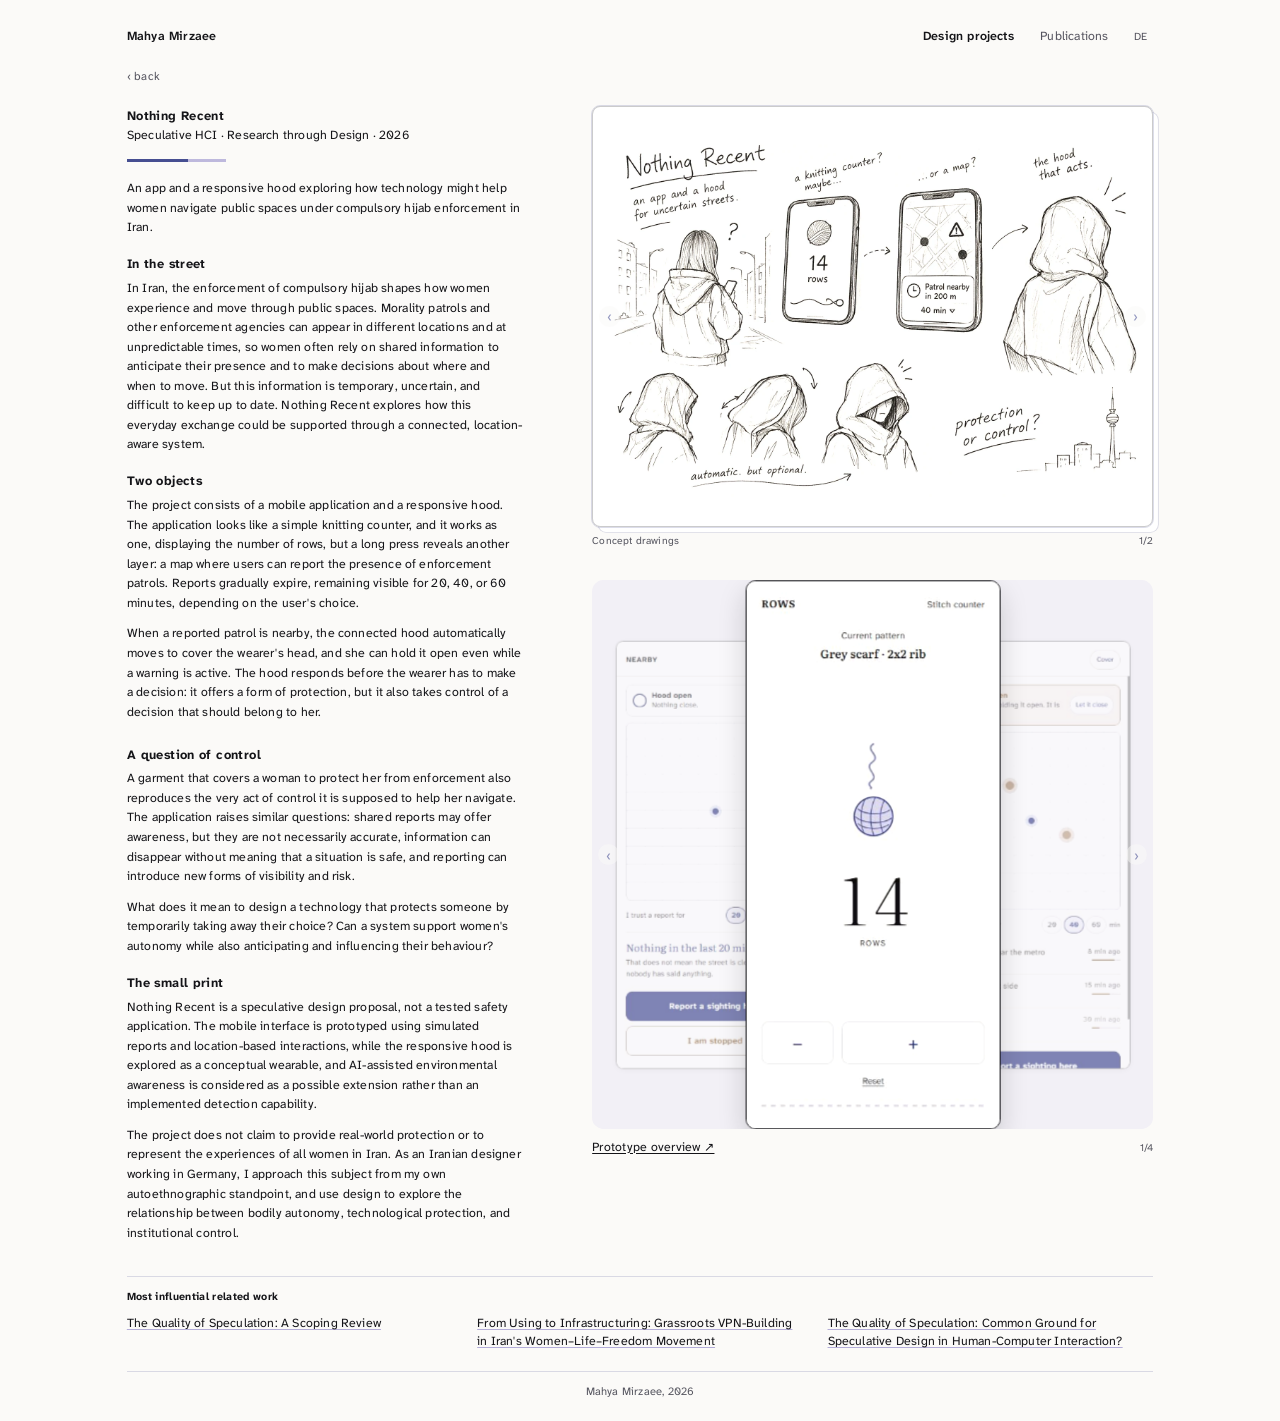
<file: index.html>
<!doctype html>
<html lang="en">
<head>
  <meta charset="utf-8">
  <meta name="viewport" content="width=device-width, initial-scale=1">
  <title>Nothing Recent · Mahya Mirzaee</title>
  <meta name="description" content="Nothing Recent: an app and a responsive hood exploring how technology might help women navigate public spaces under compulsory hijab enforcement in Iran.">
  <meta name="theme-color" content="#fbfaf8">
  <link rel="stylesheet" href="project.css?v=28">
<style id="site-bar">
  /* same top bar as the portfolio (mahyamirzaee.github.io) */
  .site-bar { display: flex; flex-wrap: wrap; align-items: baseline; gap: 12px 24px; padding: 4px 0 26px; font-family: "Atkinson Hyperlegible Next", system-ui, sans-serif; }
  .site-bar .sb-name { margin-right: auto; font-size: 15px; font-weight: 600; color: #141418; text-decoration: none; }
  .site-bar nav { display: flex; flex-wrap: wrap; gap: 6px 32px; }
  .site-bar nav a { font-size: 15px; color: #55545f; text-decoration: none; }
  .site-bar nav a[aria-current="page"] { color: #141418; font-weight: 600; }
  .site-bar .sb-lang { font-size: 13px; color: #55545f; text-decoration: none; padding: 2px 7px; }
  .site-bar a:hover { color: #26307f; }
  /* one look for every back link */
  .top { font-size: 14px; }
  .top a { color: #55545f; text-decoration: none; }
  .top a:hover { color: #141418; text-decoration: underline; }
  /* one look for every reference link (Most influential related work) */
  .related li a { color: #141418; font-size: 15px; line-height: 1.45; text-decoration: underline; text-decoration-color: #b3add8; text-decoration-thickness: 1px; text-underline-offset: 0.2em; }
  .related li a:hover { color: #26307f; text-decoration-color: #26307f; }
  @media (max-width: 640px) { .site-bar .sb-name { width: 100%; } }
</style>
</head>
<body>
<div class="page">

  <header class="site-bar">
    <a class="sb-name" href="https://mahyamirzaee.github.io/">Mahya Mirzaee</a>
    <nav aria-label="Main">
      <a href="https://mahyamirzaee.github.io/projects/" aria-current="page">Design projects</a>
      <a href="https://mahyamirzaee.github.io/publications/">Publications</a>
    </nav>
    <a class="sb-lang" href="https://mahyamirzaee.github.io/de/projects/" lang="de" hreflang="de" aria-label="Deutsch">DE</a>
  </header>
  <nav class="top" aria-label="Back">
    <a href="https://mahyamirzaee.github.io/projects/">‹ back</a>
  </nav>

  <main>
  <!-- ===== Screen 1: the situation, the two objects, the question ===== -->
  <section class="sheet" aria-labelledby="title">
    <div class="col">
      <h1 id="title">Nothing Recent</h1>
      <p class="sub">Speculative HCI · Research through Design · 2026</p>
      <div class="thread" aria-hidden="true"></div>

      <p class="lead">An app and a responsive hood exploring how technology might help women navigate public spaces under compulsory hijab enforcement in Iran.</p>

      <h2>In the street</h2>
      <p>In Iran, the enforcement of compulsory hijab shapes how women experience and move through public spaces. Morality patrols and other enforcement agencies can appear in different locations and at unpredictable times, so women often rely on shared information to anticipate their presence and to make decisions about where and when to move. But this information is temporary, uncertain, and difficult to keep up to date. Nothing Recent explores how this everyday exchange could be supported through a connected, location-aware system.</p>

      <h2>Two objects</h2>
      <p>The project consists of a mobile application and a responsive hood. The application looks like a simple knitting counter, and it works as one, displaying the number of rows, but a long press reveals another layer: a map where users can report the presence of enforcement patrols. Reports gradually expire, remaining visible for 20, 40, or 60 minutes, depending on the user's choice.</p>
      <p>When a reported patrol is nearby, the connected hood automatically moves to cover the wearer's head, and she can hold it open even while a warning is active. The hood responds before the wearer has to make a decision: it offers a form of protection, but it also takes control of a decision that should belong to her.</p>
    </div>

    <div class="cluster">
      <figure>
        <!-- two drawings in one stack: hover lifts it, a click turns to the next -->
        <div class="frame r43 paper stack" id="stack" tabindex="0" role="button" aria-label="Two concept drawings. Click to see the next one.">
          <img class="stack-item on" src="img/hood-sketch.webp" alt="Concept drawing: a woman in the street with her phone; the app as a knitting counter and then as a map saying 'patrol nearby in 200 m, 40 min'; the hood closing over her head in three steps, labelled 'automatic. but optional.' and 'protection or control?'" loading="lazy">
          <img class="stack-item" src="img/concept-sheet.webp" alt="Concept sheet: how it works in four steps — you check the map or just keep knitting, you get a warning, the hood covers you before you decide, you get a notification afterwards; a diagram of reports fading over 20, 40 and 60 minutes; and the lines 'a report can be wrong', 'no report doesn't mean it's safe', 'information disappears, the street doesn't'." loading="lazy">
        </div>
        <figcaption class="under">Concept drawings<span class="count" id="stack-count">1/2</span></figcaption>
      </figure>
    </div>
  </section>

  <!-- ===== Screen 2: the hood, the tensions, the position ===== -->
  <section class="sheet" aria-labelledby="hood-title">
    <div class="col">
      <h2 id="hood-title">A question of control</h2>
      <p>A garment that covers a woman to protect her from enforcement also reproduces the very act of control it is supposed to help her navigate. The application raises similar questions: shared reports may offer awareness, but they are not necessarily accurate, information can disappear without meaning that a situation is safe, and reporting can introduce new forms of visibility and risk.</p>
      <p class="rq">What does it mean to design a technology that protects someone by temporarily taking away their choice? Can a system support women's autonomy while also anticipating and influencing their behaviour?</p>

      <h2>The small print</h2>
      <p>Nothing Recent is a speculative design proposal, not a tested safety application. The mobile interface is prototyped using simulated reports and location-based interactions, while the responsive hood is explored as a conceptual wearable, and AI-assisted environmental awareness is considered as a possible extension rather than an implemented detection capability.</p>
      <p>The project does not claim to provide real-world protection or to represent the experiences of all women in Iran. As an Iranian designer working in Germany, I approach this subject from my own autoethnographic standpoint, and use design to explore the relationship between bodily autonomy, technological protection, and institutional control.</p>
    </div>

    <div class="cluster">
      <figure>
        <!-- the screens stand in a ring: the next and the previous wait at the edges -->
        <div class="carousel turn" id="slides" tabindex="0" role="button" aria-roledescription="carousel" aria-label="Screen captures of the prototype. Click the right or left side to turn the ring.">
          <img class="slide on" src="img/app-1-cover.jpg" data-cap="The app as it opens: a stitch counter that really counts rows. This is what anyone looking at the phone sees." alt="The app as it opens: ROWS, a plain stitch counter showing 14 rows.">
          <img class="slide" src="img/app-5-held.jpg" data-cap="The hood closes by itself when a patrol is reported close, and tells her afterwards. Here she has held it open." alt="The same screen after she refuses: 'Hood open: you are holding it open. It is close.'" loading="lazy">
          <img class="slide" src="img/app-3-stopped.jpg" data-cap="Before telling anyone: two chosen names, and the reminder that their names are on her phone too." alt="The sheet before telling anyone: two chosen names, and the line that their names are on her phone too." loading="lazy">
          <img class="slide" src="img/app-4-empty.jpg" data-cap="Nothing in the last 20 minutes, which is not the same as the street being clear." alt="The empty state: a map with only her own dot, and the line 'Nothing in the last 40 minutes.'" loading="lazy">
        </div>
        <figcaption class="under"><a class="try" href="prototype.html" target="_blank" rel="noopener">Prototype overview ↗</a><span class="count" id="slide-count">1/4</span></figcaption>
      </figure>
    </div>
  </section>

  <section class="related related-plain" aria-labelledby="related-title">
    <h2 class="cluster-title" id="related-title">Most influential related work</h2>
    <ol class="refs">
      <li><a href="https://dl.acm.org/doi/full/10.1145/3715336.3735794" target="_blank" rel="noopener">The Quality of Speculation: A Scoping Review</a></li>
      <li><a href="https://dl.acm.org/doi/full/10.1145/3772318.3790369" target="_blank" rel="noopener">From Using to Infrastructuring: Grassroots VPN-Building in Iran's Women–Life–Freedom Movement</a></li>
      <li><a href="https://dl.acm.org/doi/full/10.1145/3772363.3778760" target="_blank" rel="noopener">The Quality of Speculation: Common Ground for Speculative Design in Human-Computer Interaction?</a></li>
    </ol>
  </section>
  </main>

  <footer class="foot">
    <span>Mahya Mirzaee, 2026</span>
  </footer>
</div>

<script>
  // Every picture frame is a little stack you turn by hand.
  // Click (or tap) the right side for the next one, the left side for the one before.
  // It goes round in a circle, and the arrow keys work too.
  function makeTurner(boxId, itemSelector, countId) {
    var box = document.getElementById(boxId);
    if (!box) return;
    var items = box.querySelectorAll(itemSelector);
    var count = countId ? document.getElementById(countId) : null;
    var i = 0;
    function go(step) {
      items[i].classList.remove('on');
      i = (i + step + items.length) % items.length;
      items[i].classList.add('on');
      if (count) count.textContent = (i + 1) + '/' + items.length;
    }
    box.addEventListener('click', function (e) {
      var r = box.getBoundingClientRect();
      var x = (e.clientX - r.left) / r.width;
      if (x > 0.28 && x < 0.72) { window.openLarge(box, itemSelector); return; }  // the middle opens big
      go(x <= 0.28 ? -1 : 1);                                                     // the edges turn the page
    });
    box.addEventListener('keydown', function (e) {
      if (e.key === 'ArrowLeft') { e.preventDefault(); go(-1); }
      if (e.key === 'ArrowRight' || e.key === 'Enter' || e.key === ' ') { e.preventDefault(); go(1); }
    });
    if (count) count.textContent = '1/' + items.length;
  }
  // The phone screens stand in a ring: the one before and the one after
  // wait at the edges, smaller and paler. Clicking a side turns the ring.
  (function () {
    var box = document.getElementById('slides');
    if (!box) return;
    var slides = [].slice.call(box.querySelectorAll('.slide'));
    var count = document.getElementById('slide-count');
    var n = slides.length, cur = 0;

    function place() {
      slides.forEach(function (el, i) {
        var d = i - cur;
        if (d > n / 2) d -= n;
        if (d < -n / 2) d += n;
        var far = Math.abs(d);
        el.style.transform = 'translate(-50%, -50%) translateX(' + (d * 62) + '%) scale(' + (far === 0 ? 1 : far === 1 ? 0.78 : 0.62) + ')';
        el.style.opacity = far === 0 ? 1 : far === 1 ? 0.55 : 0;
        el.style.zIndex = 10 - far;
        el.classList.toggle('on', far === 0);
      });
      count.textContent = (cur + 1) + '/' + n;
    }
    function go(step) { cur = (cur + step + n) % n; place(); }

    box.addEventListener('click', function (e) {
      var r = box.getBoundingClientRect();
      var x = (e.clientX - r.left) / r.width;
      if (x > 0.33 && x < 0.67) { window.openLarge(box, '.slide'); return; }   // the middle one opens big
      go(x <= 0.33 ? -1 : 1);                                                  // the edges turn the ring
    });
    box.addEventListener('keydown', function (e) {
      if (e.key === 'ArrowLeft') { e.preventDefault(); go(-1); }
      if (e.key === 'ArrowRight' || e.key === 'Enter' || e.key === ' ') { e.preventDefault(); go(1); }
    });
    place();
  })();
  makeTurner('stack', '.stack-item', 'stack-count');

  // the drawings turn by themselves every four seconds, and wait while you look
  (function () {
    var box = document.getElementById('stack');
    if (!box || window.matchMedia('(prefers-reduced-motion: reduce)').matches) return;
    var items = box.querySelectorAll('.stack-item');
    var count = document.getElementById('stack-count');
    var hovering = false, open = false;
    box.addEventListener('mouseenter', function () { hovering = true; });
    box.addEventListener('mouseleave', function () { hovering = false; });
    document.addEventListener('keydown', function (e) { if (e.key === 'Escape') open = false; });
    box.addEventListener('click', function () { open = true; setTimeout(function () { open = false; }, 8000); });
    setInterval(function () {
      if (hovering || open) return;
      var lb = document.querySelector('.lightbox');
      if (lb && !lb.hidden) return;
      var i = 0;
      items.forEach(function (el, k) { if (el.classList.contains('on')) i = k; });
      items[i].classList.remove('on');
      i = (i + 1) % items.length;
      items[i].classList.add('on');
      count.textContent = (i + 1) + '/' + items.length;
    }, 4000);
  })();
</script>

<script>
  // Large view: a picture opens big, and the arrows walk through its own set.
  // Esc, the × button or a click on the background closes it.
  (function () {
    var lb = document.createElement('div');
    lb.className = 'lightbox';
    lb.hidden = true;
    lb.setAttribute('role', 'dialog');
    lb.setAttribute('aria-modal', 'true');
    lb.setAttribute('aria-label', 'Large view');
    lb.innerHTML = '<button class="lb-close" type="button" aria-label="Close">×</button>' +
                   '<button class="lb-arrow lb-prev" type="button" aria-label="Previous picture">‹</button>' +
                   '<div class="lb-inner"></div>' +
                   '<button class="lb-arrow lb-next" type="button" aria-label="Next picture">›</button>' +
                   '<p class="lb-cap"><span class="lb-num"></span><span class="lb-text"></span></p>';
    document.body.appendChild(lb);
    var inner = lb.querySelector('.lb-inner');
    var capText = lb.querySelector('.lb-text');
    var capNum = lb.querySelector('.lb-num');
    var set = [], at = 0, opener = null;

    function show() {
      var m = set[at];
      var big = document.createElement('img');
      big.src = m.getAttribute('src');
      big.alt = m.getAttribute('alt') || '';
      big.addEventListener('click', function (e) { e.stopPropagation(); });
      inner.replaceChildren(big);
      capNum.textContent = (at + 1) + ' / ' + set.length;
      capText.textContent = m.getAttribute('data-cap') || '';
    }
    function step(d) { at = (at + d + set.length) % set.length; show(); }
    function open(list, index, from) {
      set = list; at = index; opener = from;
      lb.hidden = false;
      document.documentElement.style.overflow = 'hidden';
      show();
      lb.querySelector('.lb-close').focus();
    }
    function close() {
      if (lb.hidden) return;
      lb.hidden = true;
      inner.replaceChildren();
      document.documentElement.style.overflow = '';
      if (opener) opener.focus();
    }

    lb.addEventListener('click', close);
    lb.querySelector('.lb-close').addEventListener('click', function (e) { e.stopPropagation(); close(); });
    lb.querySelector('.lb-prev').addEventListener('click', function (e) { e.stopPropagation(); step(-1); });
    lb.querySelector('.lb-next').addEventListener('click', function (e) { e.stopPropagation(); step(1); });
    document.addEventListener('keydown', function (e) {
      if (lb.hidden) return;
      if (e.key === 'Escape') close();
      if (e.key === 'ArrowLeft') step(-1);
      if (e.key === 'ArrowRight') step(1);
    });

    // the picture in the middle of a ring, or the drawing on top of a stack, opens large
    window.openLarge = function (box, selector) {
      var list = [].slice.call(box.querySelectorAll(selector));
      var cur = box.querySelector(selector + '.on');
      open(list, Math.max(0, list.indexOf(cur)), box);
    };
  })();
</script>

</body>
</html>
</file>
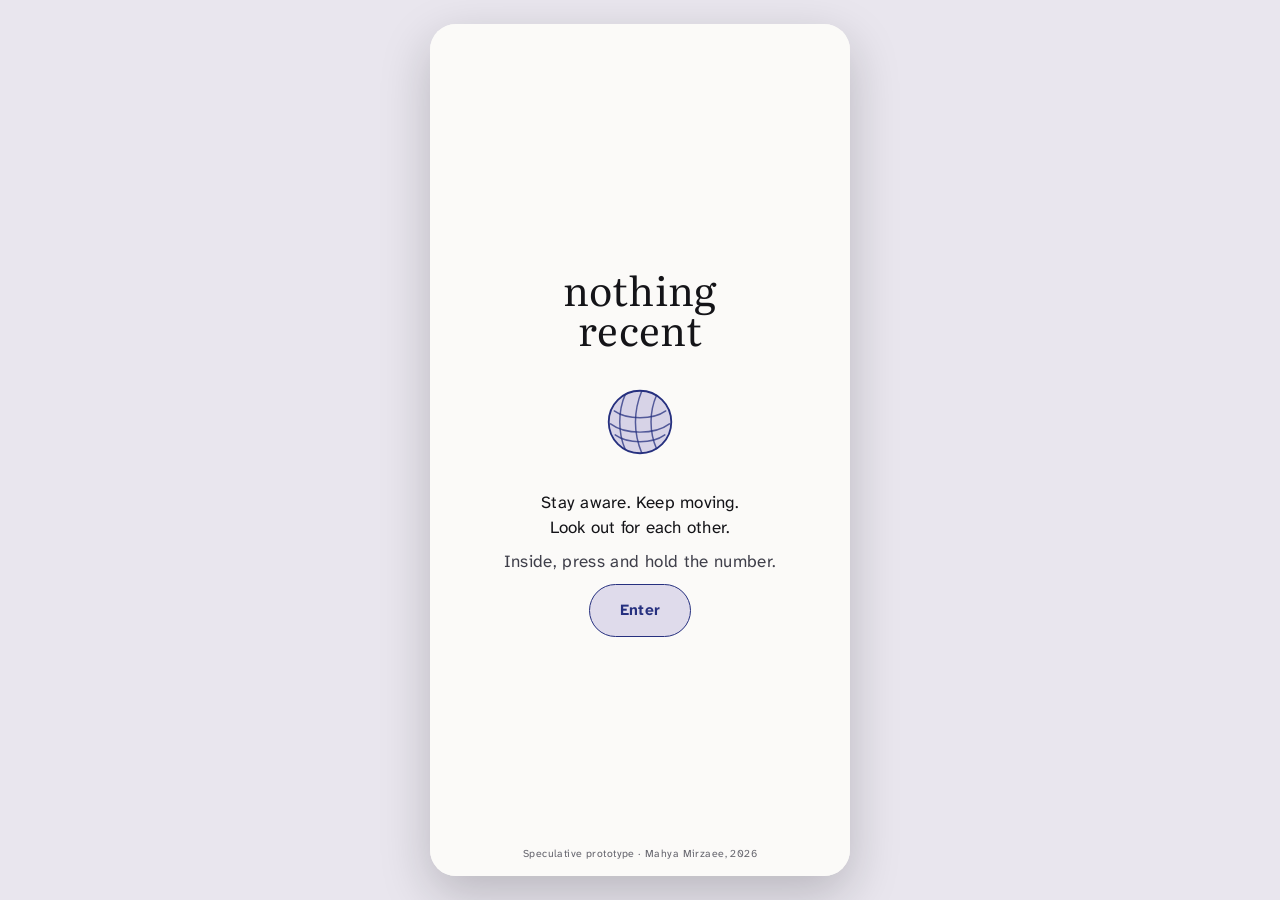
<file: prototype.html>
<!doctype html>
<html lang="en">
<head>
  <meta charset="utf-8">
  <meta name="viewport" content="width=device-width, initial-scale=1, viewport-fit=cover">
  <title>ROWS</title>
  <meta name="description" content="A stitch counter.">
  <meta name="theme-color" content="#fbfaf8">
  <meta name="robots" content="noindex">
  <link rel="stylesheet" href="app.css?v=14">
</head>
<body data-view="entry">

<div class="phone">

  <!-- ============ The frame: what this is, said once, before you go in ============ -->
  <section class="layer entry" id="entry" aria-label="Nothing Recent">
    <div class="entry-body">
      <h1 class="entry-title">nothing<br>recent</h1>

      <svg class="entry-ball" viewBox="0 0 100 100" aria-hidden="true">
        <circle class="y-ball" cx="50" cy="50" r="34"></circle>
        <g class="y-wind">
          <path d="M22 38c14 10 42 10 56 0"></path>
          <path d="M18 52c16 12 48 12 64 0"></path>
          <path d="M23 64c14 10 40 10 54 0"></path>
          <path d="M34 20c-8 18-8 42 0 60"></path>
          <path d="M52 16c-9 22-9 46 0 68"></path>
          <path d="M68 21c-8 18-8 40 0 58"></path>
        </g>
      </svg>

      <p class="entry-line">Stay aware. Keep moving. Look out for each other.</p>

      <p class="entry-hint">Inside, press and hold the number.</p>

      <button type="button" class="entry-go" id="entry-go">Enter</button>
    </div>
    <p class="entry-foot">Speculative prototype · Mahya Mirzaee, 2026</p>
  </section>

  <!-- ============ The cover: an ordinary stitch counter ============ -->
  <section class="layer cover" aria-label="Row counter">
    <div class="cover-top">
      <b>ROWS</b>
      <span>Stitch counter</span>
    </div>

    <p class="pattern">Current pattern<strong>Grey scarf · 2x2 rib</strong></p>

    <div class="counter">
      <!-- the ball of wool: tap it, or pull it down, to knit. It hangs loose and wobbles. -->
      <button type="button" class="yarn" id="yarn" aria-label="Knit one row. You can also pull it down.">
        <svg class="y-tail" viewBox="0 0 60 90" aria-hidden="true">
          <path class="y-curl" d="M30 2 C 12 14, 48 24, 30 38 C 12 52, 48 62, 30 76 C 20 84, 36 88, 30 90"></path>
        </svg>
        <span class="y-ball-wrap" id="yball">
          <svg viewBox="0 0 100 100" aria-hidden="true">
            <circle class="y-ball" cx="50" cy="50" r="34"></circle>
            <g class="y-wind">
              <path d="M22 38c14 10 42 10 56 0"></path>
              <path d="M18 52c16 12 48 12 64 0"></path>
              <path d="M23 64c14 10 40 10 54 0"></path>
              <path d="M34 20c-8 18-8 42 0 60"></path>
              <path d="M52 16c-9 22-9 46 0 68"></path>
              <path d="M68 21c-8 18-8 40 0 58"></path>
            </g>
          </svg>
        </span>
      </button>

      <!-- press and hold this number for 1.2 seconds to open the inside -->
      <button class="count-num" id="count" aria-label="Row count. Press and hold to open settings.">0</button>
      <span class="count-label">rows</span>
    </div>

    <div class="rowbar">
      <button type="button" id="minus" aria-label="One row back">−</button>
      <button type="button" id="plus" class="plus" aria-label="Add one row">+</button>
    </div>
    <button type="button" class="cover-reset" id="reset">Reset</button>
    <div class="stitches" aria-hidden="true"></div>
  </section>

  <!-- ============ Inside: the real app ============ -->
  <section class="layer inside" id="inside" aria-label="Nearby sightings" hidden>
    <div class="bar">
      <h1>Nearby</h1>
      <button type="button" class="cover-btn" id="to-cover">Cover</button>
    </div>

    <div class="inside-body">
      <!-- The hood acts on its own, whether or not this screen is open.
           The app only reports what the garment already did. -->
      <div class="hood" id="hood" data-state="open">
        <span class="hood-icon" aria-hidden="true"></span>
        <span class="hood-text">
          <b id="hood-state">Hood open</b>
          <span id="hood-said">Nothing close.</span>
        </span>
        <button type="button" id="hood-hold">Hold it open</button>
      </div>

      <div class="map" id="map" aria-label="Abstract map of reported sightings around you. Demonstration data.">
        <span class="me" aria-hidden="true"></span>
      </div>
      <!-- The app does not know when a report stops being true. She decides. -->
      <div class="trust" role="group" aria-label="How long you trust a report">
        <span class="trust-ask">I trust a report for</span>
        <span class="trust-opts" id="trust">
          <button type="button" data-life="20">20</button>
          <button type="button" data-life="40" class="on">40</button>
          <button type="button" data-life="60">60</button>
          <span class="trust-unit">min</span>
        </span>
      </div>

      <ul class="sightings" id="sightings"></ul>

      <div class="empty" id="empty" hidden>
        <p class="empty-head" id="empty-head">Nothing in the last 40 minutes.</p>
        <p>That does not mean the street is clear. It means nobody has said anything.</p>
      </div>

      <button type="button" class="report" id="report">Report a sighting here</button>
      <button type="button" class="stop-open" id="stop-open">I am stopped</button>
    </div>
  </section>

  <!-- ============ "I am stopped": a sheet over the inside ============ -->
  <section class="layer sheet-stop" id="sheet-stop" aria-label="Tell two people you are stopped" hidden>
    <div class="stop-body">
      <p class="stop-kicker">If you hold the button</p>
      <h2 class="stop-head">Two people will know you were stopped, and where.</h2>

      <ul class="who">
        <li><span class="who-dot" aria-hidden="true"></span>Sara<span class="who-note">chosen by you</span></li>
        <li><span class="who-dot" aria-hidden="true"></span>Maman<span class="who-note">chosen by you</span></li>
      </ul>

      <p class="stop-text">They receive the time and the last place. Nothing else. There is
        no reply, and no way to say you are all right.</p>
      <p class="stop-text stop-cost">Their names are on your phone. If it is searched, they are
        in it too.</p>

      <button type="button" class="hold" id="hold">
        <span class="hold-fill" aria-hidden="true"></span>
        <span class="hold-label">Hold to tell them</span>
      </button>
      <button type="button" class="stop-cancel" id="stop-cancel">Not now</button>
    </div>
  </section>

</div>

<script src="app.js?v=16"></script>
</body>
</html>
</file>
<file: project.css>
/* Project page foundation
   Same structure as the TACT page: two "screens" with a narrow text column
   beside a cluster of frames, a central statement, related work and a footer.
   Placeholders (dashed boxes, [square brackets]) are replaced with real content later. */

@font-face {
  font-family: "Literata";
  src: url("fonts/Literata.woff2") format("woff2");
  font-weight: 200 900;
  font-display: swap;
}
@font-face {
  font-family: "Atkinson Hyperlegible Next";
  src: url("fonts/AtkinsonHyperlegibleNext.woff2") format("woff2");
  font-weight: 200 800;
  font-display: swap;
}

:root {
  --paper: #fbfaf8;
  --ink: #141418;
  --soft: #55555f;
  --indigo: #26307f;
  --lilac: #b3add8;
  --rule: rgba(38, 48, 127, 0.16);
  --concept: #8a5a2b;
  --head: "Literata", Georgia, serif;
  --text: "Atkinson Hyperlegible Next", system-ui, sans-serif;
}

* { box-sizing: border-box; }
html { -webkit-text-size-adjust: 100%; }
body {
  margin: 0;
  background: var(--paper);
  color: var(--ink);
  font-family: var(--text);
  font-size: 15px;
  line-height: 1.58;
  letter-spacing: 0.015em;
}
a { color: inherit; text-underline-offset: 0.2em; text-decoration-thickness: 1px; }
a:focus-visible, button:focus-visible, .zoomable:focus-visible { outline: 2px solid var(--indigo); outline-offset: 2px; }
img, video { display: block; max-width: 100%; }
p { margin: 0 0 0.9em; }
figure { margin: 0; }

/* ---------- Page frame ---------- */
.page { max-width: 1340px; margin: 0 auto; padding: 28px 48px 24px; }
@media (min-width: 1000px) { .page { zoom: 0.825; } }   /* desktop shown at 82.5% */

.top { margin-bottom: 24px; font-size: 14px; }
.top a { text-decoration: none; }
.top a:hover { text-decoration: underline; }

/* one "screen": text column + cluster of frames */
.sheet {
  display: grid;
  grid-template-columns: minmax(0, 400px) minmax(0, 1fr);
  gap: clamp(40px, 5vw, 88px);
  align-items: start;
}
.sheet > .cluster { display: grid; gap: 16px; justify-self: end; width: 100%; max-width: 680px; }

/* ---------- Text column ---------- */
.col h1, .col h2, .cluster-title {
  margin: 0;
  font-family: var(--text);
  font-size: 15.5px;
  font-weight: 700;
  letter-spacing: 0.03em;
}
.col h2 { margin-top: 1.3em; }
.col h2:first-child { margin-top: 0; }
.col h2 + p, .col h2 + ol { margin-top: 0.35em; }
.sub { margin: 0 0 1.1em; color: var(--soft); }

/* the thread line under the title: one indigo thread with a short lilac stretch (not a weave) */
.thread {
  width: 120px;
  height: 3px;
  margin: 0 0 1.4em;
  background: linear-gradient(90deg, var(--indigo) 0 62%, var(--lilac) 62% 100%);
  opacity: 0.85;
}

.lead { font-family: var(--head); font-size: 18px; line-height: 1.45; color: var(--indigo); }
.rq { font-family: var(--head); font-style: italic; font-size: 17px; line-height: 1.5; color: var(--indigo); }
.stages { list-style: none; margin: 0.4em 0 0; padding: 0; }
.stages li { margin-bottom: 0.8em; }
.small { font-size: 14px; color: var(--soft); }

ol.qs { margin: 0; padding-left: 1.3em; }
ol.qs li { margin-bottom: 0.7em; padding-left: 0.2em; }
.qs b { font-weight: 700; }

/* ---------- Labels: staged / speculative ---------- */
.note {
  font-size: 11.5px;
  letter-spacing: 0.08em;
  text-transform: uppercase;
  color: var(--indigo);
}
.note.concept { color: var(--concept); }
figcaption, .mosaic-caption { margin: 8px 0 0; font-size: 12.5px; line-height: 1.5; color: var(--soft); }

/* ---------- Frames and placeholders ---------- */
.frame { position: relative; overflow: hidden; background: #fff; outline: 1px solid var(--rule); outline-offset: -1px; }
.frame img, .frame video { width: 100%; height: 100%; object-fit: cover; }
.r32 { aspect-ratio: 3 / 2; width: 100%; }
.r43 { aspect-ratio: 4 / 3; }

.placeholder {
  display: flex;
  align-items: center;
  justify-content: center;
  padding: 12px;
  text-align: center;
  font-size: 13px;
  color: var(--soft);
  background: #f3f1f6;
  outline: 1px dashed rgba(20, 20, 24, 0.28);
  outline-offset: -1px;
}

/* ---------- Slideshow: a quiet fade between screen captures ---------- */
.slides .slide { position: absolute; inset: 0; width: 100%; height: 100%; opacity: 0; transition: opacity 900ms ease; }
.slides .slide.on { opacity: 1; z-index: 1; }
@media (prefers-reduced-motion: reduce) { .slides .slide { transition: none; } }

.slidebar { display: flex; justify-content: space-between; align-items: baseline; gap: 16px; margin-top: 6px; }
.try { color: var(--indigo); font-weight: 700; font-size: 15px; letter-spacing: 0.02em; text-decoration: none; white-space: nowrap; }
.try:hover { text-decoration: underline; text-underline-offset: 0.25em; }
.controls { display: flex; align-items: center; gap: 4px; flex-shrink: 0; font-size: 14px; }
.controls button { border: 0; background: none; padding: 6px 9px; font: inherit; color: var(--ink); cursor: pointer; }
.controls .count { min-width: 2.6em; text-align: center; font-variant-numeric: tabular-nums; }

/* ---------- Prototype in use: a mosaic of tiles ---------- */
.in-use .cluster-title { margin: 0 0 6px; font-size: 13px; }
.mosaic { display: grid; grid-template-columns: repeat(6, 1fr); grid-auto-rows: 58px; gap: 8px; }
.tile { position: relative; overflow: hidden; background: #ece9f1; }
.tile img, .tile video { width: 100%; height: 100%; object-fit: cover; }
.t-a { grid-column: 1 / 5; grid-row: 1 / 6; }   /* large */
.t-b { grid-column: 5 / 7; grid-row: 1 / 3; }   /* small, top */
.t-c { grid-column: 5 / 7; grid-row: 3 / 6; }   /* small, bottom */
.tile-label {
  position: absolute; left: 6px; bottom: 6px;
  padding: 2px 7px; border-radius: 3px;
  background: rgba(251, 250, 248, 0.88);
  font-size: 10.5px; letter-spacing: 0.03em; color: var(--indigo);
  pointer-events: none;
}

/* hover: a tile grows a little; click: it opens large */
.zoomable { cursor: zoom-in; transition: transform 350ms ease, box-shadow 350ms ease; }
.zoomable:hover, .zoomable:focus-visible { transform: scale(1.05); z-index: 2; box-shadow: 0 10px 28px rgba(20, 20, 24, 0.18); }
.frame.zoomable:hover { transform: scale(1.02); }
@media (prefers-reduced-motion: reduce) { .zoomable, .zoomable:hover { transition: none; transform: none; } }

/* ---------- Central statement ---------- */
.statement { margin: 56px 0 8px; padding: 72px 0 80px; border-top: 1px solid var(--rule); text-align: center; }
.statement-label { margin: 0 0 22px; font-size: 12px; letter-spacing: 0.12em; text-transform: uppercase; color: var(--soft); }
.statement blockquote {
  margin: 0 auto;
  max-width: 24ch;
  font-family: var(--head);
  font-size: clamp(26px, 3.2vw, 40px);
  line-height: 1.3;
  color: var(--indigo);
}
.statement blockquote::after {
  content: "";
  display: block;
  width: 120px; height: 3px;
  margin: 30px auto 0;
  background: linear-gradient(90deg, var(--indigo) 0 62%, var(--lilac) 62% 100%);
  opacity: 0.7;
}
@media (min-width: 1000px) {
  .statement blockquote { max-width: none; white-space: nowrap; font-size: clamp(22px, 2.1vw, 32px); }
}

/* ---------- Screen 2: future direction ---------- */
.future h2 { margin-top: 0; }
.intention {
  margin: 14px 0 4px;
  padding-left: 14px;
  border-left: 2px solid var(--lilac);
  font-family: var(--head); font-style: italic; font-size: 16.5px; line-height: 1.45; color: var(--indigo);
}
.intention span {
  display: block; margin-bottom: 2px;
  font-family: var(--text); font-style: normal; font-size: 12px; font-weight: 700; letter-spacing: 0.04em; color: var(--ink);
}

/* ---------- Related work: one row across the page ---------- */
.related { margin-top: 44px; padding-top: 18px; border-top: 1px solid var(--rule); }
.related .cluster-title { margin: 0 0 12px; font-size: 13px; }
.related ol { display: grid; grid-template-columns: repeat(3, 1fr); gap: 32px; margin: 0; padding: 0; list-style: none; counter-reset: rw; }
.related li { counter-increment: rw; font-size: 13.5px; line-height: 1.45; }
.related li::before { content: counter(rw); display: block; margin-bottom: 4px; font-size: 11px; color: var(--soft); }
.related a { color: var(--indigo); text-decoration: none; }
.related a:hover { text-decoration: underline; }

/* ---------- Footer ---------- */
.foot {
  margin-top: 36px; padding-top: 14px;
  border-top: 1px solid var(--rule);
  display: flex; justify-content: space-between; flex-wrap: wrap; gap: 10px;
  font-size: 13.5px; color: var(--soft);
}

/* ---------- Large view ---------- */
.lightbox {
  position: fixed; inset: 0; z-index: 50;
  display: flex; flex-direction: column; align-items: center; justify-content: center; gap: 14px;
  padding: 48px 24px 32px;
  background: rgba(251, 250, 248, 0.97);
  cursor: zoom-out;
}
.lightbox[hidden] { display: none; }
.lb-inner { max-width: min(1200px, 92vw); max-height: 80vh; display: flex; }
.lb-inner img, .lb-inner video { max-width: 100%; max-height: 80vh; object-fit: contain; box-shadow: 0 12px 40px rgba(20, 20, 24, 0.18); cursor: default; }
.lb-cap { margin: 0; text-align: center; font-size: 14px; color: var(--soft); }
.lb-close { position: absolute; top: 14px; right: 18px; border: 0; background: none; font-size: 34px; line-height: 1; color: var(--indigo); cursor: pointer; }

/* ---------- Tablet and phone ---------- */
@media (max-width: 900px) {
  body { font-size: 16px; }
  .page { padding: 32px 24px 44px; }
  .top { margin-bottom: 40px; }
  .sheet { grid-template-columns: 1fr; gap: 28px; }
  .sheet > .cluster { justify-self: stretch; max-width: none; }
  .statement { margin-top: 48px; padding: 48px 0 56px; }
}
@media (max-width: 760px) { .related ol { grid-template-columns: 1fr; gap: 14px; } }
@media (max-width: 480px) {
  .page { padding: 28px 16px 40px; }
  .mosaic { grid-auto-rows: 40px; gap: 6px; }
  .slidebar { flex-wrap: wrap; }
}

/* ---------- Phone screen captures inside the wide slideshow frame ----------
   The captures are tall phone screens, so they sit whole on a soft ground
   instead of being cropped. */
.slides { background: #f1eff4; }
.slides .slide { object-fit: contain; padding: 8px 0; }
.related ol { list-style: none; }
.related li i { font-style: italic; }
.related .small { margin-top: 12px; }

/* the slideshow is phone-shaped, because the prototype is a phone */
.frame.r32.slides { aspect-ratio: 375 / 812; width: 100%; max-width: 326px; }
.slides .slide { padding: 0; }
.slidebar { max-width: 326px; flex-wrap: wrap; row-gap: 4px; }
.slidebar .try { font-size: 14.5px; }
@media (max-width: 480px) { .frame.r32.slides, .slidebar { max-width: none; } }

/* tighter: the brief asks for about two screens */
.statement { margin: 32px 0 4px; padding: 44px 0 48px; }
.in-use .mosaic { grid-auto-rows: 44px; }
.related { margin-top: 30px; }
.foot { margin-top: 24px; }

/* screen 1: the phone beside the documentation tiles, not above them */
@media (min-width: 1200px) {
  .sheet > .cluster { grid-template-columns: 326px minmax(0, 1fr); gap: 22px; align-items: start; }
  .sheet > .cluster > figure { grid-column: 1; }
  .sheet > .cluster > .in-use { grid-column: 2; }
  .in-use .mosaic { grid-auto-rows: 50px; }
}

/* ---------- Tensions: word pairs held apart by one thread ----------
   Following the idea of collecting tensions rather than resolving them. */
.tension-intro { margin: 0.35em 0 1em; font-size: 13.5px; color: var(--soft); }
.tensions { list-style: none; margin: 0; padding: 0; }
.tensions li { margin-bottom: 1.05em; }
.pair { display: flex; align-items: center; gap: 10px; }
.pair b {
  font-family: var(--head);
  font-size: 17px;
  font-weight: 500;
  letter-spacing: 0.01em;
  color: var(--indigo);
  white-space: nowrap;
}
/* the thread between the two words: indigo, with a lilac stretch */
.pair i {
  flex: 1;
  height: 3px;
  min-width: 26px;
  background: linear-gradient(90deg, var(--indigo) 0 58%, var(--lilac) 58% 100%);
  opacity: 0.6;
}
.say { display: block; margin-top: 2px; font-size: 13.5px; line-height: 1.5; color: var(--soft); }

/* said once: this is a proposal, not a study */
.proposal {
  padding-left: 14px;
  border-left: 2px solid var(--lilac);
  font-family: var(--head);
  font-size: 16px;
  line-height: 1.45;
  color: var(--indigo);
}

/* with the documentation tiles gone, the phone stands alone beside the text */
@media (min-width: 1200px) {
  .sheet > .cluster { grid-template-columns: minmax(0, 1fr); justify-items: end; }
  .sheet > .cluster > figure { grid-column: 1; }
}

/* a quiet line between the two screens */
.sheet + .sheet { margin-top: 30px; padding-top: 28px; border-top: 1px solid var(--rule); }
.tensions { margin-top: 0.4em; }

/* the sentence the whole project turns on */
.pull {
  margin: 0.35em 0 0.9em;
  padding-left: 14px;
  border-left: 2px solid var(--lilac);
  font-family: var(--head);
  font-size: 17px;
  line-height: 1.4;
  color: var(--indigo);
}
/* the two closing questions sit together as one block */
.col .rq { margin-top: 0.6em; }

/* ---------- Her drawings ----------
   Paper frames: the whole sheet is shown, never cropped. */
.frame.paper { background: #fff; }
.frame.paper img { object-fit: contain; }

/* the big concept sheet, across the page */
.board { margin-top: 34px; padding-top: 26px; border-top: 1px solid var(--rule); }
.board .cluster-title { margin: 0 0 12px; font-size: 13px; }
.board-frame { aspect-ratio: 1312 / 1199; width: 100%; max-width: 980px; margin: 0 auto; }
.board figcaption { max-width: 980px; margin-left: auto; margin-right: auto; }
@media (max-width: 760px) { .board-frame { max-width: none; } }

/* ================= One voice =================
   Same size, same colour, no bars down the side of anything.
   The only emphases left: the title, the small headings, and italic for a question. */
.col p, .col li { color: var(--ink); font-size: 15px; }
.lead { font-family: var(--head); font-size: 18px; line-height: 1.45; color: var(--ink); }
.rq, .pull, .proposal, .intention, .small {
  margin: 0 0 0.9em;
  padding: 0;
  border: 0;
  font-family: var(--text);
  font-style: normal;
  font-size: 15px;
  line-height: 1.58;
  color: var(--ink);
}
/* the closing questions keep one quiet difference: italic */
.rq { font-family: var(--head); font-style: italic; font-size: 16.5px; line-height: 1.5; }
.intention span { display: none; }

/* the text column is wider, and sits closer to the pictures */
.sheet { grid-template-columns: minmax(0, 520px) minmax(0, 1fr); gap: clamp(28px, 3.2vw, 56px); }
@media (max-width: 900px) { .sheet { grid-template-columns: 1fr; } }

/* ---------- The stack: two drawings, one on top of the other ---------- */
.stack {
  cursor: pointer;
  transition: transform 320ms ease, box-shadow 320ms ease;
  box-shadow: 7px 7px 0 -1px #fff, 7px 7px 0 0 var(--rule);
}
.stack:hover, .stack:focus-visible {
  transform: translate(-3px, -3px);
  box-shadow: 12px 12px 0 -1px #fff, 12px 12px 0 0 var(--rule);
}
.stack .stack-item {
  position: absolute; inset: 0;
  width: 100%; height: 100%;
  object-fit: contain;
  opacity: 0;
  transition: opacity 420ms ease;
}
.stack .stack-item.on { opacity: 1; }
.stack-count {
  position: absolute; right: 8px; bottom: 6px;
  font-size: 11px; color: var(--soft);
  font-variant-numeric: tabular-nums;
  pointer-events: none;
}
@media (prefers-reduced-motion: reduce) { .stack, .stack .stack-item { transition: none; } }

/* pictures sit in the middle of their column, a little larger, so the page
   has no empty corridor between the text and the prototype */
@media (min-width: 1200px) {
  .sheet > .cluster { justify-items: center; }
}
.frame.r32.slides { max-width: 372px; }
.slidebar { max-width: 372px; }
.stack { width: 100%; max-width: 560px; }

/* ---------- Turning a stack: the edges answer the mouse ----------
   Both the phone screens and the drawings behave the same way. */
.turn, .stack { cursor: pointer; }
.turn::before, .turn::after,
.stack::before, .stack::after {
  content: "‹";
  position: absolute;
  top: 50%;
  z-index: 3;
  width: 26px; height: 26px;
  margin-top: -13px;
  display: flex; align-items: center; justify-content: center;
  border-radius: 50%;
  background: rgba(251, 250, 248, 0.9);
  color: var(--indigo);
  font-size: 17px;
  line-height: 1;
  opacity: 0;
  transition: opacity 260ms ease;
  pointer-events: none;
}
.turn::before, .stack::before { left: 7px; }
.turn::after, .stack::after { content: "›"; right: 7px; }
.turn:hover::before, .turn:hover::after, .turn:focus-visible::before, .turn:focus-visible::after,
.stack:hover::before, .stack:hover::after, .stack:focus-visible::before, .stack:focus-visible::after { opacity: 1; }

/* the phone screens get the same paper-stack shadow and lift */
.slides.stack .slide { transition: opacity 420ms ease; }

/* the drawings fill their column, so no empty corridor is left beside the text */
.stack { max-width: none; }
.slidebar .count { margin-left: auto; font-size: 13px; color: var(--soft); font-variant-numeric: tabular-nums; }

/* each figure takes the full width of its column; only the phone is capped */
.sheet > .cluster > figure { width: 100%; }
.sheet > .cluster { justify-items: stretch; }
@media (min-width: 1200px) { .sheet > .cluster { justify-items: stretch; } }
.frame.r32.slides, .slidebar { margin-left: auto; margin-right: auto; }

/* ---------- The screens stand in a ring ----------
   The current screen is in the middle; the one before and the one after
   wait at the edges, smaller and paler. A click on a side turns the ring. */
.carousel {
  position: relative;
  width: 100%;
  height: clamp(420px, 56vh, 640px);
  overflow: hidden;
  cursor: pointer;
}
.carousel .slide {
  position: absolute;
  left: 50%; top: 50%;
  height: 100%;
  width: auto;
  max-width: none;
  object-fit: contain;
  background: #fff;
  outline: 1px solid var(--rule);
  outline-offset: -1px;
  transform: translate(-50%, -50%);
  transition: transform 560ms cubic-bezier(0.2, 0.7, 0.2, 1), opacity 420ms ease;
  will-change: transform;
}
.carousel .slide.on { box-shadow: 0 10px 30px rgba(20, 20, 24, 0.12); }
@media (prefers-reduced-motion: reduce) { .carousel .slide { transition: none; } }
@media (max-width: 900px) { .carousel { height: clamp(380px, 62vh, 560px); } }

/* the ring keeps the edge arrows of the stacks */
.carousel.turn::before, .carousel.turn::after { z-index: 20; }

/* ---------- The ring, larger and clearer ----------
   A quiet ground behind the screens, a real frame around each one, and a
   little more contrast, so the small interface is readable on the page. */
.carousel {
  height: clamp(520px, 74vh, 820px);
  padding: 18px 0;
  border-radius: 14px;
  background: #f2f0f6;
}
.carousel .slide {
  border-radius: 12px;
  outline: 0;
  border: 1.5px solid rgba(20, 20, 24, 0.45);
  box-shadow: 0 2px 10px rgba(20, 20, 24, 0.08);
  filter: contrast(1.06) brightness(1.01);
}
.carousel .slide.on {
  border-color: var(--ink);
  box-shadow: 0 14px 34px rgba(20, 20, 24, 0.18);
}

/* on a wide screen the pictures take the rest of the page */
@media (min-width: 1200px) {
  .sheet { grid-template-columns: minmax(0, 480px) minmax(0, 1fr); gap: clamp(24px, 2.6vw, 44px); }
}

/* ---------- No line between the two parts ---------- */
.sheet + .sheet { border-top: 0; padding-top: 0; margin-top: 34px; }

/* ---------- The drawings say they can be turned ----------
   The arrows stay visible, a small label counts the sheets. */
.stack::before, .stack::after, .turn::before, .turn::after { opacity: 0.5; }
.stack-count, .slidebar .count {
  padding: 3px 9px;
  border: 1px solid var(--rule);
  border-radius: 999px;
  background: rgba(251, 250, 248, 0.92);
  font-size: 11.5px;
  color: var(--indigo);
}
.stack-count { right: 10px; bottom: 10px; }
.stack figcaption, .carousel + .slidebar { color: var(--soft); }

/* ---------- Large view: arrows, number and one line of text ---------- */
.lb-arrow {
  position: absolute;
  top: 50%;
  z-index: 2;
  width: 44px; height: 44px;
  margin-top: -22px;
  border: 1px solid var(--rule);
  border-radius: 50%;
  background: rgba(251, 250, 248, 0.95);
  color: var(--indigo);
  font-size: 22px;
  line-height: 1;
  cursor: pointer;
}
.lb-prev { left: 18px; }
.lb-next { right: 18px; }
.lb-cap { display: flex; gap: 10px; align-items: baseline; justify-content: center; max-width: 62ch; }
.lb-num { flex: none; font-variant-numeric: tabular-nums; color: var(--indigo); font-size: 12.5px; }
.lb-text { font-size: 14px; line-height: 1.5; color: var(--soft); text-align: left; }
@media (max-width: 600px) { .lb-arrow { width: 38px; height: 38px; font-size: 19px; } .lb-prev { left: 6px; } .lb-next { right: 6px; } }

/* the page number sits under the drawings, beside their caption */
figcaption.under { display: flex; align-items: baseline; justify-content: space-between; gap: 14px; }
figcaption.under .count { flex: none; }

/* a gentle frame around the drawings */
.stack {
  border: 1px solid rgba(20, 20, 24, 0.22);
  border-radius: 10px;
  padding: 10px;
  background: #fff;
}
.stack .stack-item { width: calc(100% - 20px); height: calc(100% - 20px); inset: 10px; }

/* references: linked titles, the address quietly underneath, no numbers */
.related ol.refs { display: block; }
.refs li { counter-increment: none; margin-bottom: 14px; }
.refs li::before { content: none; }
.refs a { color: var(--ink); text-decoration: underline; text-underline-offset: 0.18em; }
.refs a:hover { color: var(--indigo); }
.refs span { display: block; margin-top: 2px; font-size: 12px; color: var(--soft); word-break: break-all; }

/* footer: her name, in the middle */
.foot { justify-content: center; text-align: center; }

/* one font, one colour: the lead and the questions read like the rest */
.lead, .rq {
  font-family: var(--text);
  font-style: normal;
  font-size: 15px;
  line-height: 1.58;
  color: var(--ink);
}

/* related work: just the titles */
.refs li { margin-bottom: 10px; }

/* related work in the same plain shape as the other project pages */
.related-plain { margin-top: 26px; padding-top: 14px; }
.related-plain ol { display: block; }
.related-plain li { font-size: 15px; margin-bottom: 8px; }
.related-plain li::before { content: none; }

/* the three papers stand side by side, one row */
.related-plain ol.refs {
  display: grid;
  grid-template-columns: repeat(3, minmax(0, 1fr));
  gap: 30px;
}
.related-plain li { margin-bottom: 0; font-size: 14px; line-height: 1.45; }
@media (max-width: 760px) { .related-plain ol.refs { grid-template-columns: 1fr; gap: 12px; } }

/* the prototype sits closer to the drawings above it */
.sheet + .sheet { margin-top: 14px; }
.sheet + .sheet > .cluster { margin-top: -14px; }
.carousel + .under { margin-top: 10px; }
.slidebar { justify-content: flex-start; margin-top: 2px; }

/* on a wide screen the pictures follow each other closely down the right side */
@media (min-width: 1200px) {
  .sheet + .sheet > .cluster { margin-top: -200px; }
}

/* the caption under the screens is itself the way into the live prototype */
figcaption.under .try { font-size: 15px; font-weight: 400; color: var(--ink); text-decoration: underline; text-underline-offset: 0.18em; }
figcaption.under .try:hover { color: var(--indigo); }
</file>
<file: app.css>
/* Phone prototype — two layers:
   .cover  = ROWS, an ordinary stitch counter (what anyone looking at the phone sees)
   .inside = the real app (sightings), reached by a long press on the counter number
   Demonstration only. No real data, no network, no storage. */

@font-face {
  font-family: "Literata";
  src: url("fonts/Literata.woff2") format("woff2");
  font-weight: 200 900;
  font-display: swap;
}
@font-face {
  font-family: "Atkinson Hyperlegible Next";
  src: url("fonts/AtkinsonHyperlegibleNext.woff2") format("woff2");
  font-weight: 200 800;
  font-display: swap;
}

:root {
  --paper: #fbfaf8;
  --ink: #141418;
  --soft: #3f3f4a;
  --indigo: #26307f;
  --lilac: #b3add8;
  --rule: rgba(38, 48, 127, 0.16);
  --warn: #8a5a2b;
  --head: "Literata", Georgia, serif;
  --text: "Atkinson Hyperlegible Next", system-ui, sans-serif;
}

* { box-sizing: border-box; -webkit-tap-highlight-color: transparent; }
html, body { height: 100%; }
body {
  margin: 0;
  background: var(--paper);
  color: var(--ink);
  font-family: var(--text);
  font-size: 16px;
  line-height: 1.5;
  letter-spacing: 0.015em;
  overscroll-behavior: none;
  -webkit-user-select: none;
  user-select: none;
}
button { font: inherit; color: inherit; border: 0; background: none; cursor: pointer; }
:focus-visible { outline: 2px solid var(--indigo); outline-offset: 2px; }

/* the phone screen */
.phone {
  position: relative;
  width: 100%;
  max-width: 420px;
  height: 100%;
  min-height: 100dvh;
  margin: 0 auto;
  overflow: hidden;
  background: var(--paper);
}
@media (min-width: 520px) {
  body { background: #e9e6ee; display: flex; align-items: center; justify-content: center; padding: 24px; }
  .phone { height: min(880px, calc(100dvh - 48px)); min-height: 0; border-radius: 26px; box-shadow: 0 18px 50px rgba(20, 20, 24, 0.22); }
}

.layer {
  position: absolute;
  inset: 0;
  display: flex;
  flex-direction: column;
  background: var(--paper);
  transition: opacity 260ms ease;
}
.layer[hidden] { display: none; }
body:not([data-view="cover"]) .cover { opacity: 0; pointer-events: none; }
body[data-view="cover"] .inside { opacity: 0; pointer-events: none; }
.inside { z-index: 2; }

/* ---------------- Cover: ROWS, a stitch counter ---------------- */
.cover { padding: 22px 22px 26px; text-align: center; }
.cover-top { display: flex; justify-content: space-between; align-items: baseline; font-size: 13px; color: var(--soft); }
.cover-top b { font-family: var(--head); font-size: 15px; font-weight: 600; letter-spacing: 0.06em; color: var(--ink); }

.pattern { margin-top: 26px; font-size: 13px; color: var(--soft); }
.pattern strong { display: block; margin-top: 2px; font-family: var(--head); font-size: 17px; font-weight: 500; color: var(--ink); }

/* the big number is also the hidden way in: press and hold it */
.counter {
  flex: 1;
  display: flex;
  flex-direction: column;
  align-items: center;
  justify-content: center;
  gap: 2px;
}
.count-num {
  font-family: var(--head);
  font-size: 96px;
  line-height: 1;
  font-weight: 300;
  font-variant-numeric: tabular-nums;
  color: var(--ink);
  padding: 10px 24px;
  border-radius: 14px;
  transition: background 1100ms linear, color 260ms ease;
}
.count-num.holding { background: rgba(179, 173, 216, 0.5); }
.count-label { font-size: 12px; letter-spacing: 0.14em; text-transform: uppercase; color: var(--soft); }

.rowbar { display: flex; gap: 12px; }
.rowbar button {
  flex: 1;
  padding: 18px 0;
  border: 1px solid var(--rule);
  border-radius: 12px;
  font-size: 26px;
  line-height: 1;
  color: var(--indigo);
  background: #fff;
}
.rowbar button:active { background: rgba(179, 173, 216, 0.3); }
.rowbar .plus { flex: 2; }
.cover-reset { margin-top: 14px; font-size: 13px; color: var(--soft); text-decoration: underline; text-underline-offset: 0.2em; }

/* a quiet row of knitted stitches, so the cover looks like a real little app */
.stitches { height: 16px; margin-top: 18px; opacity: 0.5;
  background: repeating-linear-gradient(90deg, var(--lilac) 0 7px, transparent 7px 14px) 0 50% / 100% 3px no-repeat; }

/* ---------------- Inside: the real app ---------------- */
.bar {
  display: flex;
  align-items: center;
  justify-content: space-between;
  gap: 10px;
  padding: 16px 18px 12px;
  border-bottom: 1px solid var(--rule);
}
.bar h1 { margin: 0; font-family: var(--text); font-size: 14px; font-weight: 700; letter-spacing: 0.06em; text-transform: uppercase; }
.bar .cover-btn { padding: 8px 12px; border: 1px solid var(--rule); border-radius: 999px; font-size: 12.5px; color: var(--indigo); }

.inside-body { flex: 1; overflow-y: auto; padding: 16px 18px 0; }

/* abstract map: streets as warp and weft, not a real map */
.map {
  position: relative;
  aspect-ratio: 1 / 1;
  border: 1px solid var(--rule);
  border-radius: 10px;
  overflow: hidden;
  background:
    repeating-linear-gradient(90deg, rgba(38, 48, 127, 0.10) 0 1px, transparent 1px 34px),
    repeating-linear-gradient(0deg, rgba(38, 48, 127, 0.10) 0 1px, transparent 1px 34px),
    #fff;
}
.me {
  position: absolute; left: 50%; top: 50%;
  width: 12px; height: 12px; margin: -6px 0 0 -6px;
  border-radius: 50%; background: var(--indigo);
  box-shadow: 0 0 0 6px rgba(38, 48, 127, 0.14);
}
.dot {
  position: absolute;
  width: 16px; height: 16px; margin: -8px 0 0 -8px;
  border-radius: 50%;
  background: rgba(138, 90, 43, 0.85);
  box-shadow: 0 0 0 0 rgba(138, 90, 43, 0.45);
  animation: pulse 2.6s ease-out infinite;
}
.dot.faint { background: rgba(138, 90, 43, 0.35); animation: none; }
@keyframes pulse {
  0%   { box-shadow: 0 0 0 0 rgba(138, 90, 43, 0.4); }
  70%  { box-shadow: 0 0 0 16px rgba(138, 90, 43, 0); }
  100% { box-shadow: 0 0 0 0 rgba(138, 90, 43, 0); }
}
@media (prefers-reduced-motion: reduce) { .dot { animation: none; } }
.map-note { margin: 6px 0 0; font-size: 11.5px; letter-spacing: 0.06em; text-transform: uppercase; color: var(--warn); }

.sightings { list-style: none; margin: 14px 0 0; padding: 0; }
.sightings li { display: flex; justify-content: space-between; gap: 12px; padding: 11px 0; border-bottom: 1px solid var(--rule); font-size: 14.5px; }
.sightings .when { color: var(--soft); font-size: 13px; white-space: nowrap; }
.sightings .sure { display: block; font-size: 12px; color: var(--soft); }

.report {
  width: 100%;
  margin: 18px 0 10px;
  padding: 16px;
  border-radius: 12px;
  background: var(--indigo);
  color: #fff;
  font-weight: 700;
  letter-spacing: 0.02em;
}
.report:active { opacity: 0.85; }
.report[data-done="1"] { background: rgba(38, 48, 127, 0.3); }

.disclaimer {
  margin: 4px 0 18px;
  padding: 12px 14px;
  border-left: 2px solid var(--lilac);
  font-size: 12.5px;
  line-height: 1.5;
  color: var(--soft);
}
.disclaimer b { display: block; color: var(--warn); font-size: 11.5px; letter-spacing: 0.08em; text-transform: uppercase; }

/* the hint that appears on the cover the first time only */
.hint {
  position: absolute;
  left: 0; right: 0; bottom: 0;
  padding: 10px 18px;
  background: rgba(38, 48, 127, 0.92);
  color: #fff;
  font-size: 12.5px;
  text-align: center;
  transition: opacity 500ms ease;
}
.hint[hidden] { display: none; }

/* ---------------- "I am stopped" ---------------- */
.stop-open {
  width: 100%;
  margin: 0 0 16px;
  padding: 15px;
  border: 1px solid rgba(138, 90, 43, 0.5);
  border-radius: 12px;
  color: var(--warn);
  font-weight: 700;
  letter-spacing: 0.02em;
}
.stop-open:active { background: rgba(138, 90, 43, 0.08); }

.sheet-stop { z-index: 3; justify-content: flex-end; background: rgba(20, 20, 24, 0.55); }
body[data-view="stop"] .inside { opacity: 1; }
.sheet-stop .stop-body {
  padding: 24px 20px 26px;
  border-radius: 18px 18px 0 0;
  background: var(--paper);
  transform: translateY(0);
  transition: transform 300ms ease;
}
body:not([data-view="stop"]) .sheet-stop { opacity: 0; pointer-events: none; }
body:not([data-view="stop"]) .sheet-stop .stop-body { transform: translateY(100%); }
@media (prefers-reduced-motion: reduce) { .sheet-stop .stop-body { transition: none; } }

.stop-kicker { margin: 0 0 4px; font-size: 11.5px; letter-spacing: 0.1em; text-transform: uppercase; color: var(--soft); }
.stop-head { margin: 0 0 14px; font-family: var(--head); font-size: 21px; font-weight: 400; line-height: 1.3; color: var(--indigo); }

.who { list-style: none; margin: 0 0 14px; padding: 0; }
.who li { display: flex; align-items: center; gap: 9px; padding: 8px 0; border-bottom: 1px solid var(--rule); font-size: 15px; }
.who-dot { width: 8px; height: 8px; border-radius: 50%; background: var(--lilac); flex: none; }
.who-note { margin-left: auto; font-size: 12px; color: var(--soft); }

.stop-text { margin: 0 0 10px; font-size: 13.5px; line-height: 1.55; color: var(--soft); }
.stop-cost { padding-left: 12px; border-left: 2px solid rgba(138, 90, 43, 0.5); color: var(--warn); }

/* hold to send: the bar fills while the finger stays down */
.hold {
  position: relative;
  display: block;
  width: 100%;
  margin: 16px 0 10px;
  padding: 17px;
  border-radius: 12px;
  overflow: hidden;
  background: rgba(138, 90, 43, 0.12);
  color: var(--warn);
  font-weight: 700;
  letter-spacing: 0.02em;
  text-align: center;
}
.hold-fill {
  position: absolute;
  inset: 0 100% 0 0;
  background: var(--warn);
  transition: right 0ms linear;
}
.hold.holding .hold-fill { right: 0; transition: right 2000ms linear; }
.hold.holding { color: #fff; }
.hold-label { position: relative; }
.hold[data-sent="1"] { background: var(--warn); color: #fff; }

.stop-cancel { display: block; width: 100%; padding: 10px; font-size: 14px; color: var(--soft); text-decoration: underline; text-underline-offset: 0.2em; }
.stop-demo { margin: 10px 0 0; font-size: 11.5px; letter-spacing: 0.04em; text-align: center; color: var(--soft); }

/* ---------------- Decay: a sighting fades for its whole life ---------------- */
.sightings li { transition: opacity 600ms ease; }
.sightings .when { display: flex; flex-direction: column; align-items: flex-end; gap: 5px; }

/* the thin line under the time: how much life is left */
.life {
  display: block;
  width: 54px;
  height: 2px;
  background: var(--rule);
}
.life::before {
  content: "";
  display: block;
  width: var(--left, 100%);
  height: 100%;
  background: var(--warn);
  transition: width 600ms linear;
}

/* nothing recent: the honest empty screen */
.empty {
  margin: 16px 0 0;
  padding: 16px 0 4px;
  border-top: 1px solid var(--rule);
  font-size: 13.5px;
  line-height: 1.55;
  color: var(--soft);
}
.empty[hidden] { display: none; }
.empty p { margin: 0; }
.empty-head {
  margin-bottom: 6px !important;
  font-family: var(--head);
  font-size: 18px;
  line-height: 1.3;
  color: var(--indigo);
}
.map-note { line-height: 1.45; }

/* ---------------- The way in ----------------
   The name, a ball of wool, one sentence, one button. Nothing else. */
.entry { z-index: 4; justify-content: center; align-items: center; padding: 28px 24px 22px; text-align: center; }
body:not([data-view="entry"]) .entry { opacity: 0; pointer-events: none; }
.entry-body { display: flex; flex-direction: column; align-items: center; }
.entry-title {
  margin: 0;
  font-family: var(--head);
  font-size: 40px;
  font-weight: 400;
  line-height: 1.02;
  letter-spacing: 0.01em;
}
.entry-ball { width: 92px; height: 92px; margin: 26px 0 22px; }
.entry-ball .y-ball { fill: rgba(179, 173, 216, 0.5); stroke: var(--indigo); stroke-width: 2; }
.entry-ball .y-wind path { fill: none; stroke: var(--indigo); stroke-width: 1.6; stroke-linecap: round; opacity: 0.75; }
.entry-line { margin: 0 0 26px; max-width: 20ch; font-size: 16px; line-height: 1.5; color: var(--ink); }
.entry-go {
  padding: 14px 30px;
  border: 1px solid var(--indigo);
  border-radius: 999px;
  background: rgba(179, 173, 216, 0.4);
  color: var(--indigo);
  font-size: 15.5px;
  font-weight: 700;
  letter-spacing: 0.02em;
}
.entry-go:active { background: rgba(179, 173, 216, 0.7); }
.entry-foot {
  position: absolute;
  left: 0; right: 0; bottom: 14px;
  margin: 0;
  font-size: 10.5px;
  letter-spacing: 0.04em;
  color: var(--soft);
  opacity: 0.8;
}

/* ---------------- Readability ----------------
   The screen is read in a street, quickly, and often in bright light.
   The secondary text was too pale: it is darker and a little larger now. */
.sightings li { font-size: 15px; }
.sightings .when { font-size: 13.5px; }
.sightings .sure { font-size: 12.5px; }
.hood-text { font-size: 13.5px; }
.hood-text b { font-size: 14.5px; }
.hood-text span { color: var(--soft); }
.trust-ask, .trust-opts button { font-size: 13.5px; }
.empty { font-size: 14px; }
.empty-head { font-size: 19px; }
.stop-text { font-size: 14px; }
.cover-top, .pattern { font-size: 13.5px; }

/* ---------------- The ball of wool ----------------
   It hangs from a curly thread, swings on its own, wobbles when you tap it,
   and you can pull it down to knit. A small, silly game on the cover. */
.yarn {
  position: relative;
  display: block;
  width: 108px;
  height: 170px;
  margin: 0 auto 2px;
  padding: 0;
  background: none;
  touch-action: none;
  -webkit-tap-highlight-color: transparent;
}
/* the curly thread hangs from the top and the ball hangs from its end */
.y-tail {
  position: absolute;
  left: 50%; top: 0;
  width: 76px;
  height: var(--len, 56px);
  margin-left: -38px;
  overflow: visible;
  transform-origin: 50% 0;
  animation: dangle 5.5s ease-in-out infinite;
  transition: height 420ms ease;
}
.y-curl {
  fill: none;
  stroke: var(--indigo);
  stroke-width: 2.2;
  stroke-linecap: round;
  opacity: 0.6;
  vector-effect: non-scaling-stroke;
}
.y-ball-wrap {
  position: absolute;
  left: 50%;
  top: var(--len, 56px);
  width: 84px; height: 84px;
  margin-left: -42px;
  transform-origin: 50% -40%;
  animation: dangle 5.5s ease-in-out infinite;
  transition: transform 260ms cubic-bezier(0.3, 1.4, 0.5, 1);
}
.y-ball-wrap svg { width: 100%; height: 100%; transition: transform 620ms cubic-bezier(0.25, 1.2, 0.4, 1); }
.y-ball { fill: rgba(179, 173, 216, 0.5); stroke: var(--indigo); stroke-width: 2; }
.y-wind path { fill: none; stroke: var(--indigo); stroke-width: 1.6; stroke-linecap: round; opacity: 0.75; }

/* it swings gently all by itself */
@keyframes dangle {
  0%, 100% { transform: rotate(-4deg); }
  50%      { transform: rotate(4deg); }
}
/* and it bounces when a row is knitted */
.yarn.knitting .y-ball-wrap { animation: bounce 620ms cubic-bezier(0.3, 1.3, 0.4, 1); }
@keyframes bounce {
  0%   { transform: translateY(0) scale(1, 1); }
  28%  { transform: translateY(10px) scale(1.12, 0.88); }
  58%  { transform: translateY(-8px) scale(0.93, 1.07); }
  100% { transform: translateY(0) scale(1, 1); }
}
/* while it is being pulled, nothing swings: it follows the finger */
.yarn.pulling .y-tail, .yarn.pulling .y-ball-wrap { animation: none; }
.yarn.pulling .y-ball-wrap { transition: none; }

@media (prefers-reduced-motion: reduce) {
  .y-tail, .y-ball-wrap, .y-ball-wrap svg { animation: none; transition: none; }
}
.counter { gap: 0; }

/* the frame is a few words now, not a page of them */
.entry-body > p { margin: 0 0 10px; font-size: 17px; line-height: 1.45; }
.entry-note { font-size: 13.5px; line-height: 1.5; }
.entry-go { margin-top: 22px; }

/* the one thing a visitor needs to know before going in */
.entry-hint { margin: 0 0 18px; font-size: 12.5px; letter-spacing: 0.02em; color: var(--soft); }
.entry-line { margin-bottom: 18px; }
.entry-go { margin-top: 0; }
</file>
